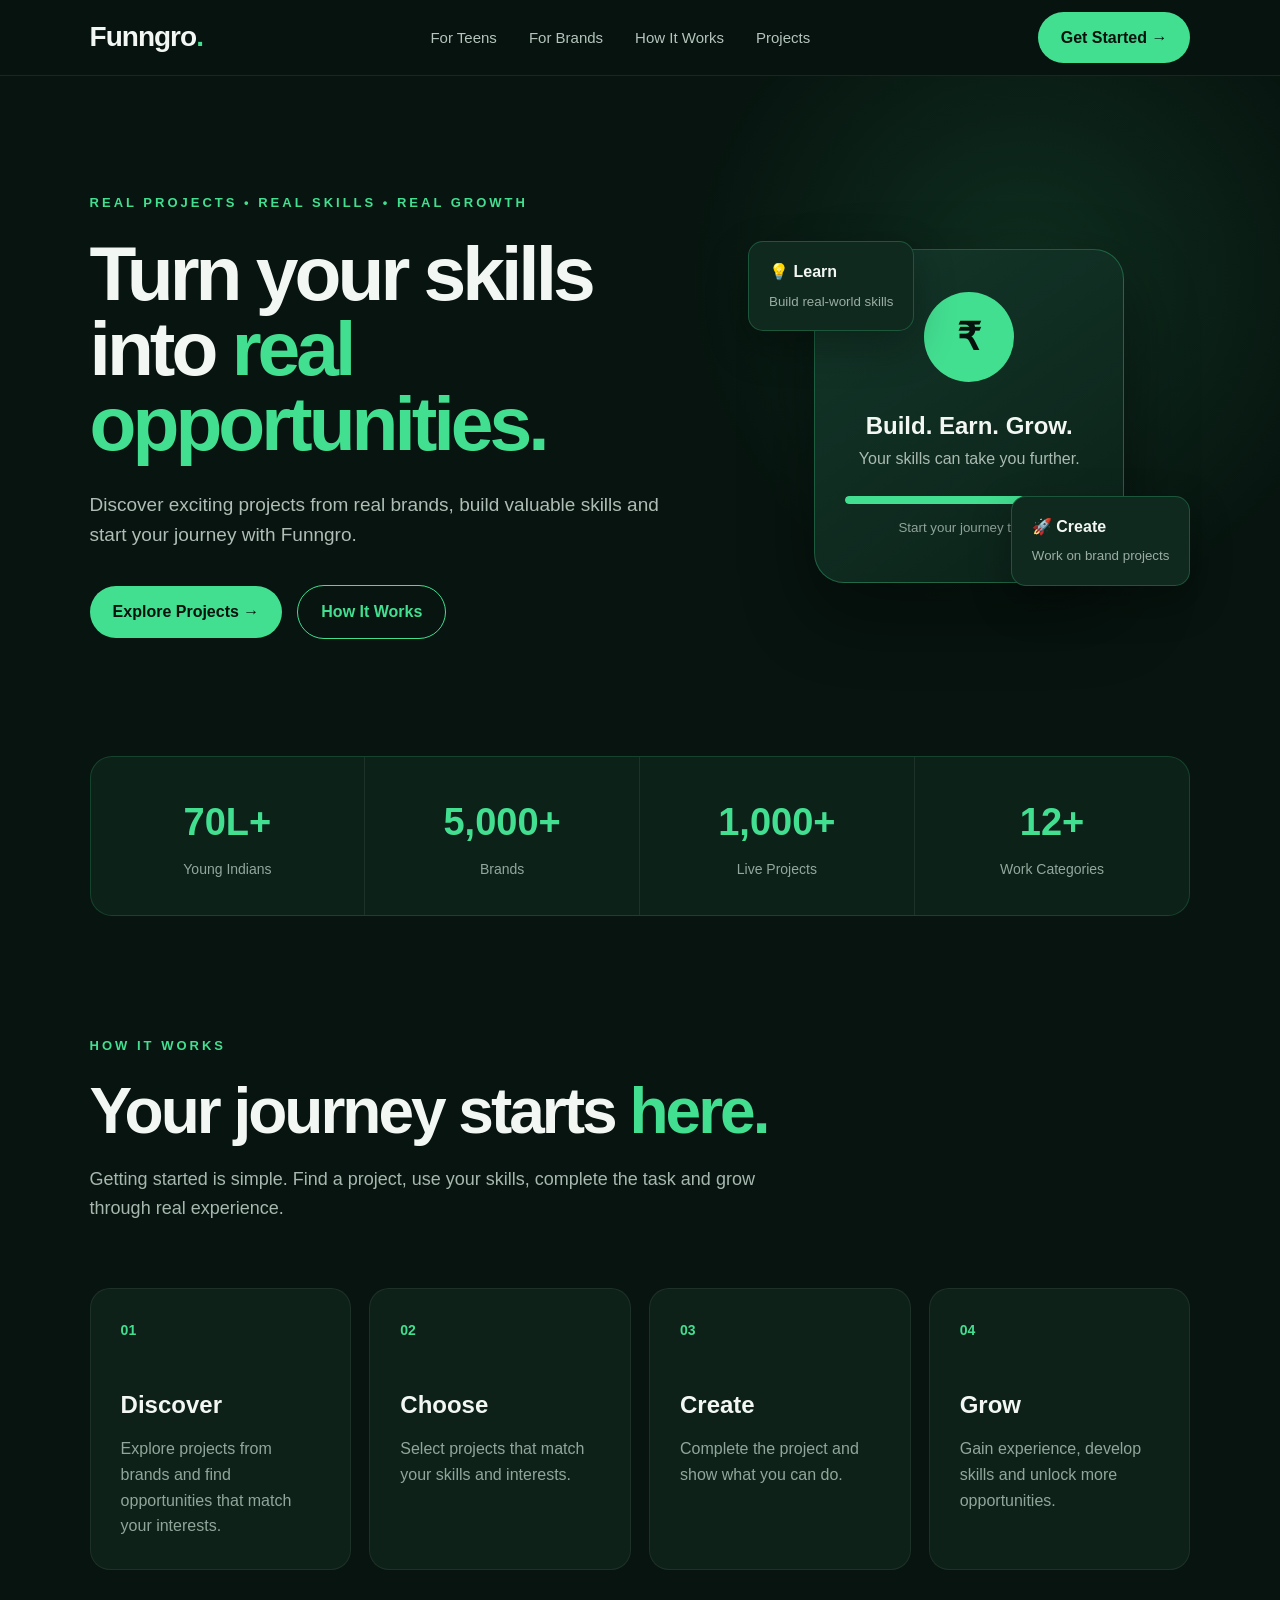
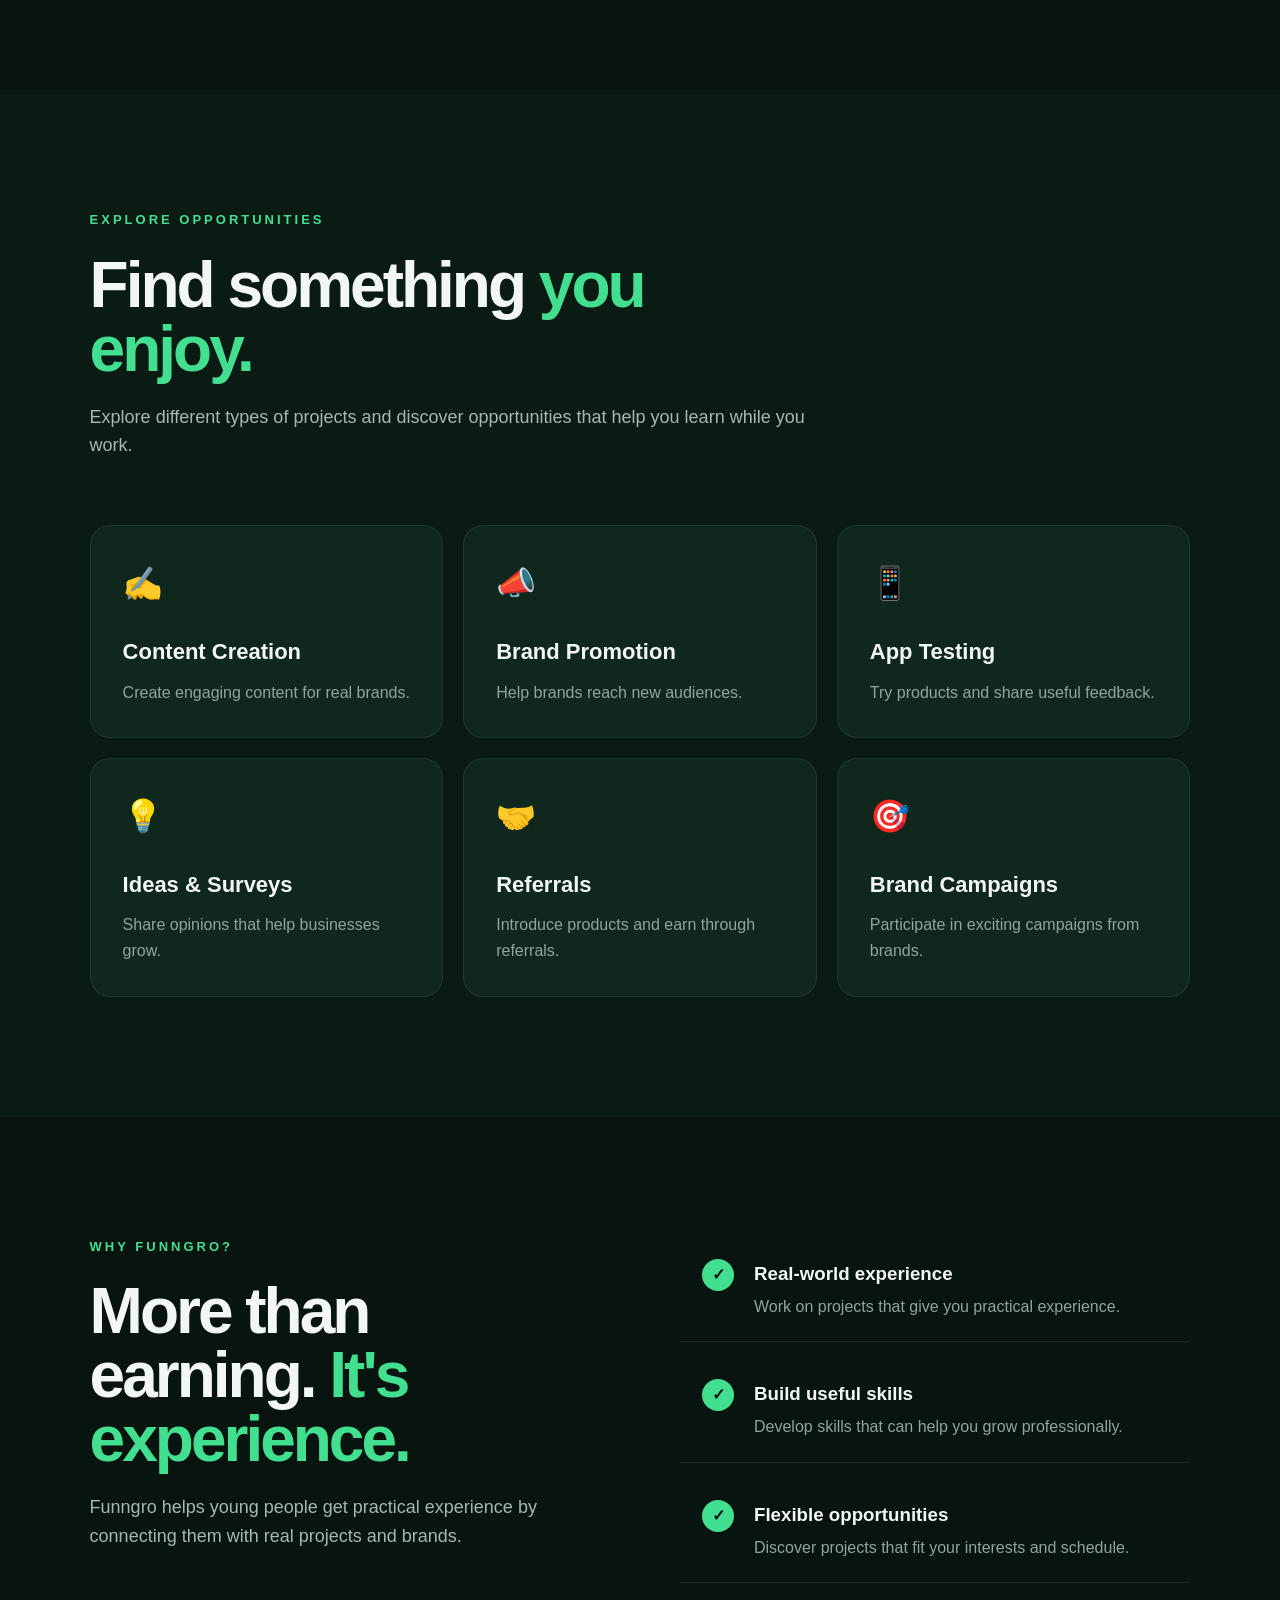
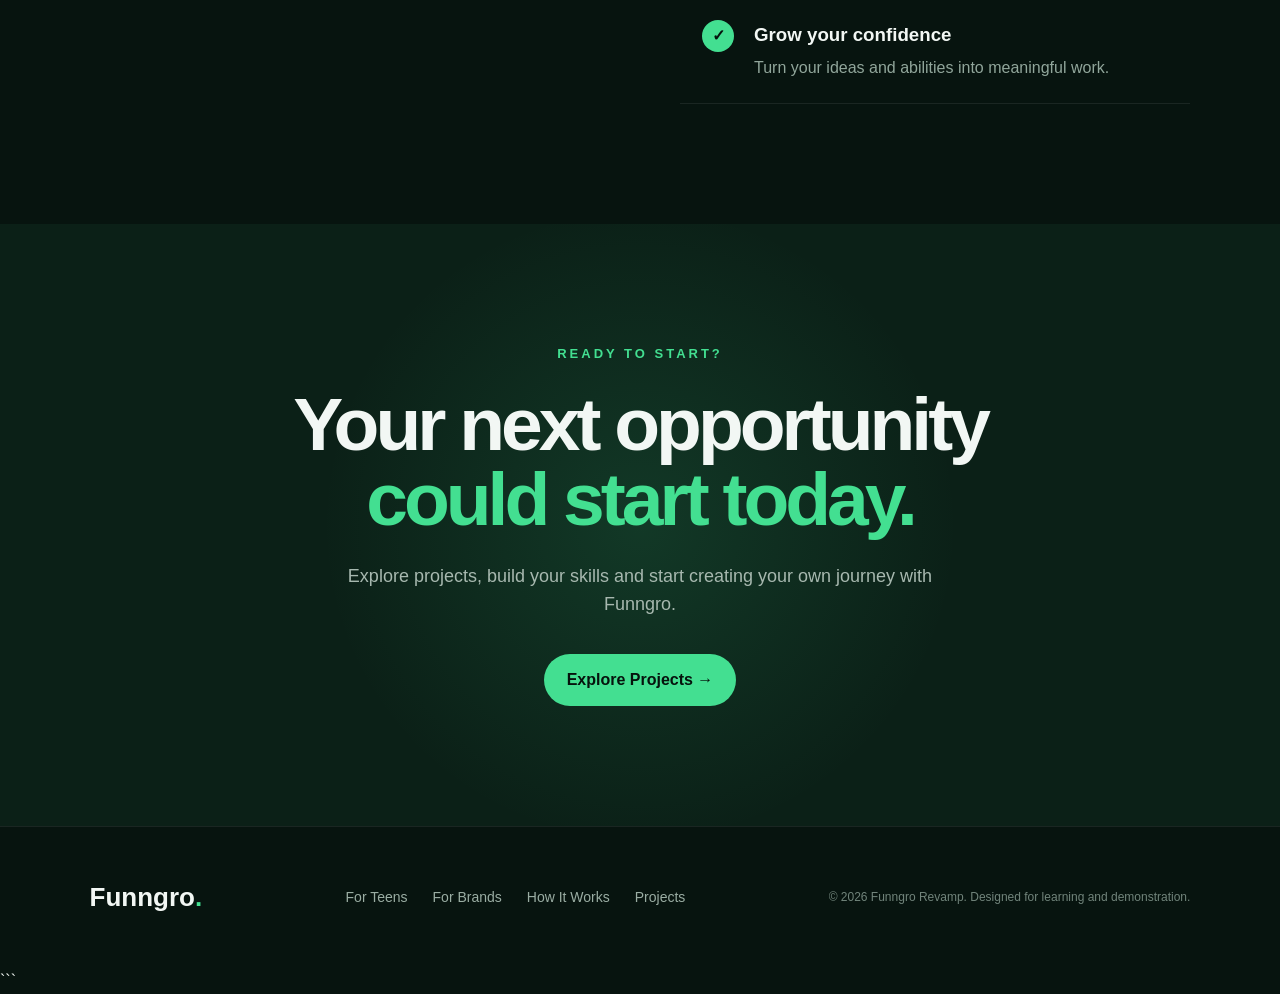
<file: index.html>
<!DOCTYPE html>
<html lang="en">

<head>
    <meta charset="UTF-8">

    <meta name="viewport" content="width=device-width, initial-scale=1.0">

    <title>Funngro for Teens | Discover Projects, Build Skills & Grow</title>

    <meta
        name="description"
        content="Discover real projects, build practical skills and explore opportunities with Funngro. Start your journey by working on projects from real brands."
    >

    <meta name="robots" content="index, follow">

    <meta name="author" content="Funngro">

    <meta name="theme-color" content="#07140f">

    <!-- Canonical URL -->
    <link
        rel="canonical"
        href="https://maradamohan.github.io/funngro-revamp/"
    >

    <!-- Open Graph -->
    <meta property="og:type" content="website">

    <meta
        property="og:title"
        content="Funngro for Teens | Discover Projects & Build Skills"
    >

    <meta
        property="og:description"
        content="Discover real projects, build practical skills and explore opportunities with Funngro."
    >

    <meta
        property="og:url"
        content="https://maradamohan.github.io/funngro-revamp/"
    >

    <meta
        property="og:site_name"
        content="Funngro"
    >

    <!-- Twitter / X -->
    <meta
        name="twitter:card"
        content="summary_large_image"
    >

    <meta
        name="twitter:title"
        content="Funngro for Teens | Discover Projects & Build Skills"
    >

    <meta
        name="twitter:description"
        content="Discover real projects, build practical skills and explore opportunities with Funngro."
    >

    <!-- Stylesheet -->
    <link rel="stylesheet" href="style.css">
    <meta name="google-site-verification" content="_BrL2KvhEJrzdgxUSOnocLiqcOGSumNFxfRHpa2m7KU">
</head>


<body>

    <!-- ================================
         NAVIGATION
    ================================= -->

    <header class="navbar">

        <div class="logo">
            Funngro<span>.</span>
        </div>

        <nav aria-label="Main navigation">

            <a href="index.html">
                For Teens
            </a>

            <a href="brands.html">
                For Brands
            </a>

            <a href="#how-it-works">
                How It Works
            </a>

            <a href="#projects">
                Projects
            </a>

        </nav>

        <a href="#start" class="nav-button">
            Get Started →
        </a>

    </header>


    <main>

        <!-- ================================
             HERO
        ================================= -->

        <section class="hero" aria-labelledby="hero-title">

            <div class="hero-content">

                <p class="eyebrow">
                    REAL PROJECTS • REAL SKILLS • REAL GROWTH
                </p>

                <h1 id="hero-title">
                    Turn your skills into
                    <span>real opportunities.</span>
                </h1>

                <p class="hero-text">
                    Discover exciting projects from real brands, build valuable
                    skills and start your journey with Funngro.
                </p>

                <div class="hero-buttons">

                    <a href="#projects" class="primary-btn">
                        Explore Projects →
                    </a>

                    <a href="#how-it-works" class="secondary-btn">
                        How It Works
                    </a>

                </div>

            </div>


            <div class="hero-card" aria-hidden="true">

                <div class="floating-card card-one">

                    <strong>💡 Learn</strong>

                    <small>
                        Build real-world skills
                    </small>

                </div>


                <div class="floating-card card-two">

                    <strong>🚀 Create</strong>

                    <small>
                        Work on brand projects
                    </small>

                </div>


                <div class="main-card">

                    <div class="circle">
                        ₹
                    </div>

                    <h2>
                        Build. Earn. Grow.
                    </h2>

                    <p>
                        Your skills can take you further.
                    </p>

                    <div class="progress">
                        <span></span>
                    </div>

                    <small>
                        Start your journey today
                    </small>

                </div>

            </div>

        </section>


        <!-- ================================
             STATISTICS
        ================================= -->

        <section class="stats" aria-label="Funngro statistics">

            <div class="stat">

                <h2>
                    70L+
                </h2>

                <p>
                    Young Indians
                </p>

            </div>


            <div class="stat">

                <h2>
                    5,000+
                </h2>

                <p>
                    Brands
                </p>

            </div>


            <div class="stat">

                <h2>
                    1,000+
                </h2>

                <p>
                    Live Projects
                </p>

            </div>


            <div class="stat">

                <h2>
                    12+
                </h2>

                <p>
                    Work Categories
                </p>

            </div>

        </section>


        <!-- ================================
             HOW IT WORKS
        ================================= -->

        <section
            class="section"
            id="how-it-works"
            aria-labelledby="how-it-works-title"
        >

            <div class="section-heading">

                <p class="eyebrow">
                    HOW IT WORKS
                </p>

                <h2 id="how-it-works-title">
                    Your journey starts
                    <span>here.</span>
                </h2>

                <p>
                    Getting started is simple. Find a project, use your skills,
                    complete the task and grow through real experience.
                </p>

            </div>


            <div class="steps">

                <article class="step">

                    <div class="step-number">
                        01
                    </div>

                    <h3>
                        Discover
                    </h3>

                    <p>
                        Explore projects from brands and find opportunities
                        that match your interests.
                    </p>

                </article>


                <article class="step">

                    <div class="step-number">
                        02
                    </div>

                    <h3>
                        Choose
                    </h3>

                    <p>
                        Select projects that match your skills and
                        interests.
                    </p>

                </article>


                <article class="step">

                    <div class="step-number">
                        03
                    </div>

                    <h3>
                        Create
                    </h3>

                    <p>
                        Complete the project and show what you can do.
                    </p>

                </article>


                <article class="step">

                    <div class="step-number">
                        04
                    </div>

                    <h3>
                        Grow
                    </h3>

                    <p>
                        Gain experience, develop skills and unlock
                        more opportunities.
                    </p>

                </article>

            </div>

        </section>


        <!-- ================================
             PROJECTS
        ================================= -->

        <section
            class="section projects-section"
            id="projects"
            aria-labelledby="projects-title"
        >

            <div class="section-heading">

                <p class="eyebrow">
                    EXPLORE OPPORTUNITIES
                </p>

                <h2 id="projects-title">
                    Find something
                    <span>you enjoy.</span>
                </h2>

                <p>
                    Explore different types of projects and discover
                    opportunities that help you learn while you work.
                </p>

            </div>


            <div class="project-grid">

                <article class="project-card">

                    <div class="icon" aria-hidden="true">
                        ✍️
                    </div>

                    <h3>
                        Content Creation
                    </h3>

                    <p>
                        Create engaging content for real brands.
                    </p>

                </article>


                <article class="project-card">

                    <div class="icon" aria-hidden="true">
                        📣
                    </div>

                    <h3>
                        Brand Promotion
                    </h3>

                    <p>
                        Help brands reach new audiences.
                    </p>

                </article>


                <article class="project-card">

                    <div class="icon" aria-hidden="true">
                        📱
                    </div>

                    <h3>
                        App Testing
                    </h3>

                    <p>
                        Try products and share useful feedback.
                    </p>

                </article>


                <article class="project-card">

                    <div class="icon" aria-hidden="true">
                        💡
                    </div>

                    <h3>
                        Ideas & Surveys
                    </h3>

                    <p>
                        Share opinions that help businesses grow.
                    </p>

                </article>


                <article class="project-card">

                    <div class="icon" aria-hidden="true">
                        🤝
                    </div>

                    <h3>
                        Referrals
                    </h3>

                    <p>
                        Introduce products and earn through referrals.
                    </p>

                </article>


                <article class="project-card">

                    <div class="icon" aria-hidden="true">
                        🎯
                    </div>

                    <h3>
                        Brand Campaigns
                    </h3>

                    <p>
                        Participate in exciting campaigns from brands.
                    </p>

                </article>

            </div>

        </section>


        <!-- ================================
             BENEFITS
        ================================= -->

        <section
            class="benefits"
            aria-labelledby="benefits-title"
        >

            <div class="benefit-text">

                <p class="eyebrow">
                    WHY FUNNGRO?
                </p>

                <h2 id="benefits-title">
                    More than earning.
                    <span>It's experience.</span>
                </h2>

                <p>
                    Funngro helps young people get practical experience by
                    connecting them with real projects and brands.
                </p>

            </div>


            <div class="benefit-list">

                <article class="benefit">

                    <span aria-hidden="true">
                        ✓
                    </span>

                    <div>

                        <h3>
                            Real-world experience
                        </h3>

                        <p>
                            Work on projects that give you practical experience.
                        </p>

                    </div>

                </article>


                <article class="benefit">

                    <span aria-hidden="true">
                        ✓
                    </span>

                    <div>

                        <h3>
                            Build useful skills
                        </h3>

                        <p>
                            Develop skills that can help you grow professionally.
                        </p>

                    </div>

                </article>


                <article class="benefit">

                    <span aria-hidden="true">
                        ✓
                    </span>

                    <div>

                        <h3>
                            Flexible opportunities
                        </h3>

                        <p>
                            Discover projects that fit your interests and schedule.
                        </p>

                    </div>

                </article>


                <article class="benefit">

                    <span aria-hidden="true">
                        ✓
                    </span>

                    <div>

                        <h3>
                            Grow your confidence
                        </h3>

                        <p>
                            Turn your ideas and abilities into meaningful work.
                        </p>

                    </div>

                </article>

            </div>

        </section>


        <!-- ================================
             CALL TO ACTION
        ================================= -->

        <section
            class="cta"
            id="start"
            aria-labelledby="cta-title"
        >

            <p class="eyebrow">
                READY TO START?
            </p>

            <h2 id="cta-title">
                Your next opportunity
                <span>could start today.</span>
            </h2>

            <p>
                Explore projects, build your skills and start creating
                your own journey with Funngro.
            </p>

            <a
                href="#projects"
                class="primary-btn"
            >
                Explore Projects →
            </a>

        </section>

    </main>


    <!-- ================================
         FOOTER
    ================================= -->

    <footer>

        <div class="footer-logo">
            Funngro<span>.</span>
        </div>


        <nav
            class="footer-links"
            aria-label="Footer navigation"
        >

            <a href="index.html">
                For Teens
            </a>

            <a href="brands.html">
                For Brands
            </a>

            <a href="#how-it-works">
                How It Works
            </a>

            <a href="#projects">
                Projects
            </a>

        </nav>


        <p>
            © 2026 Funngro Revamp. Designed for learning and demonstration.
        </p>

    </footer>


    <script src="script.js"></script>

</body>

</html>
```
</file>
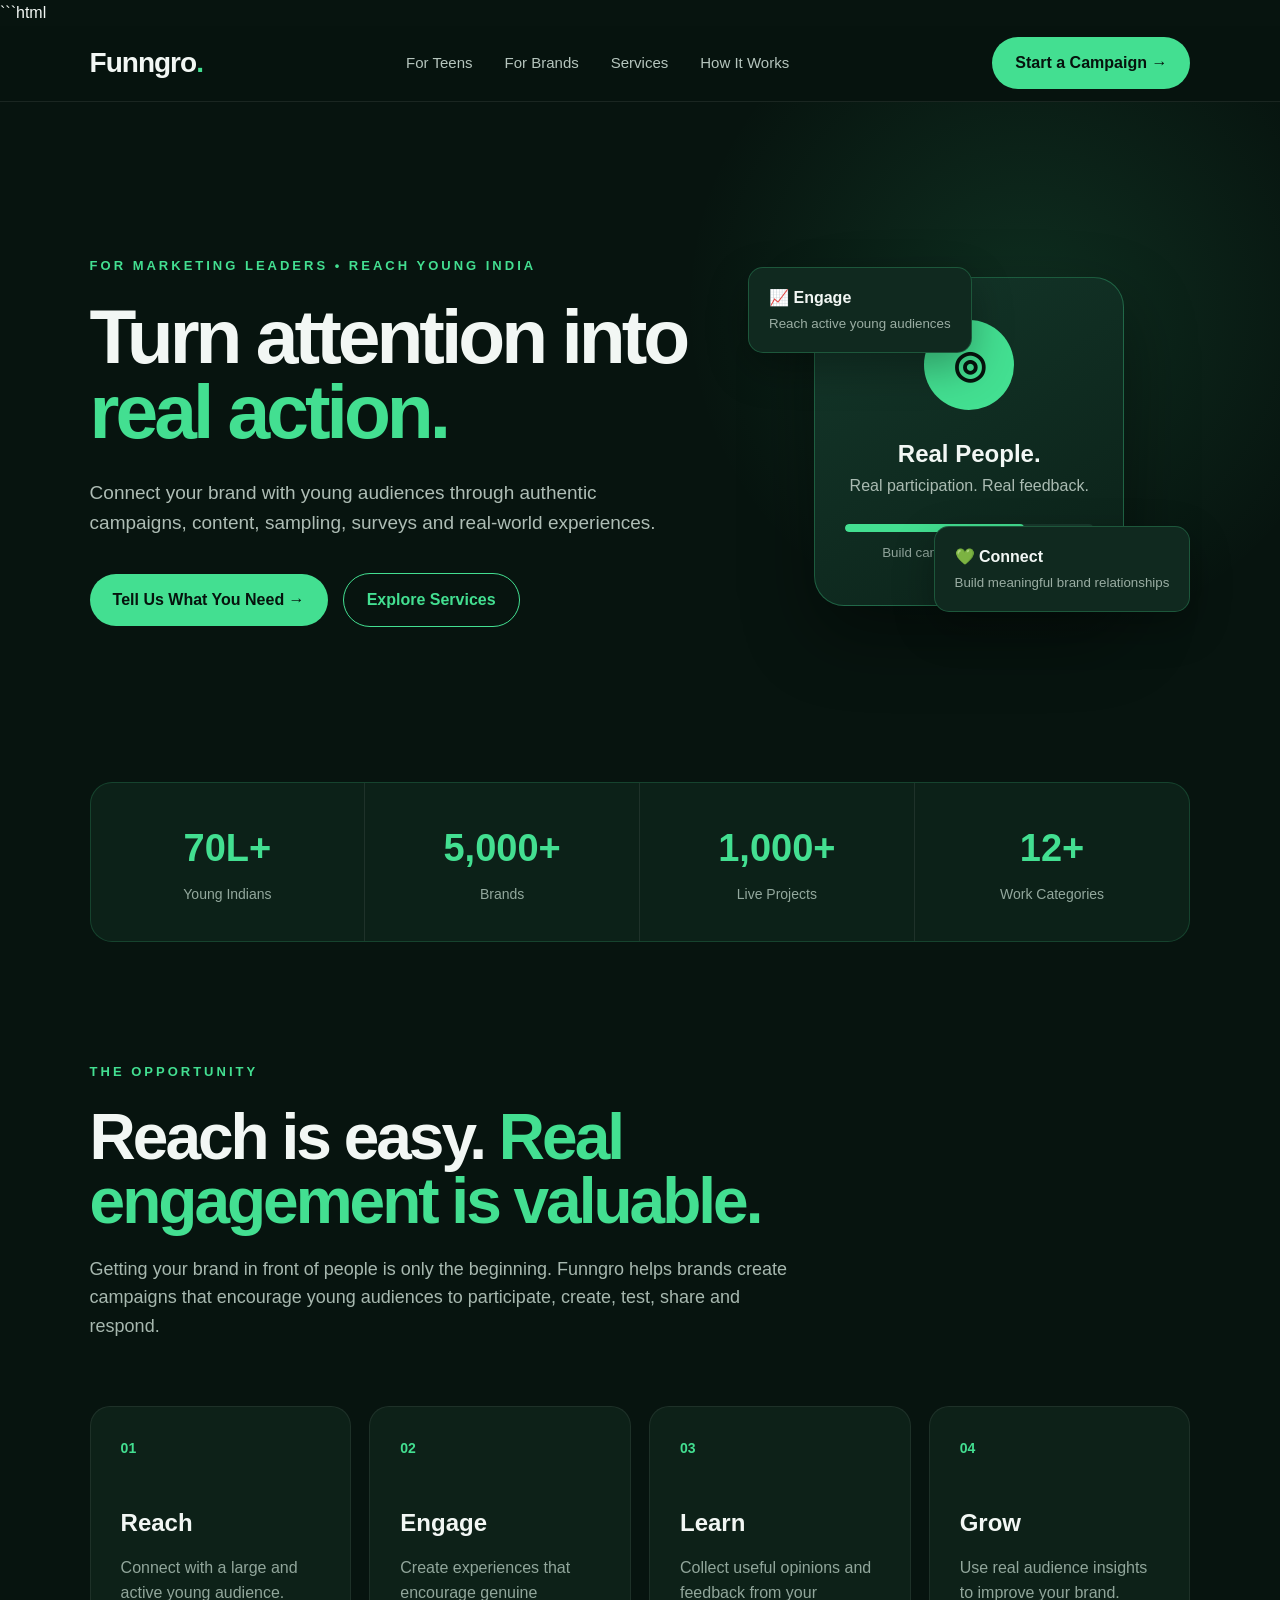
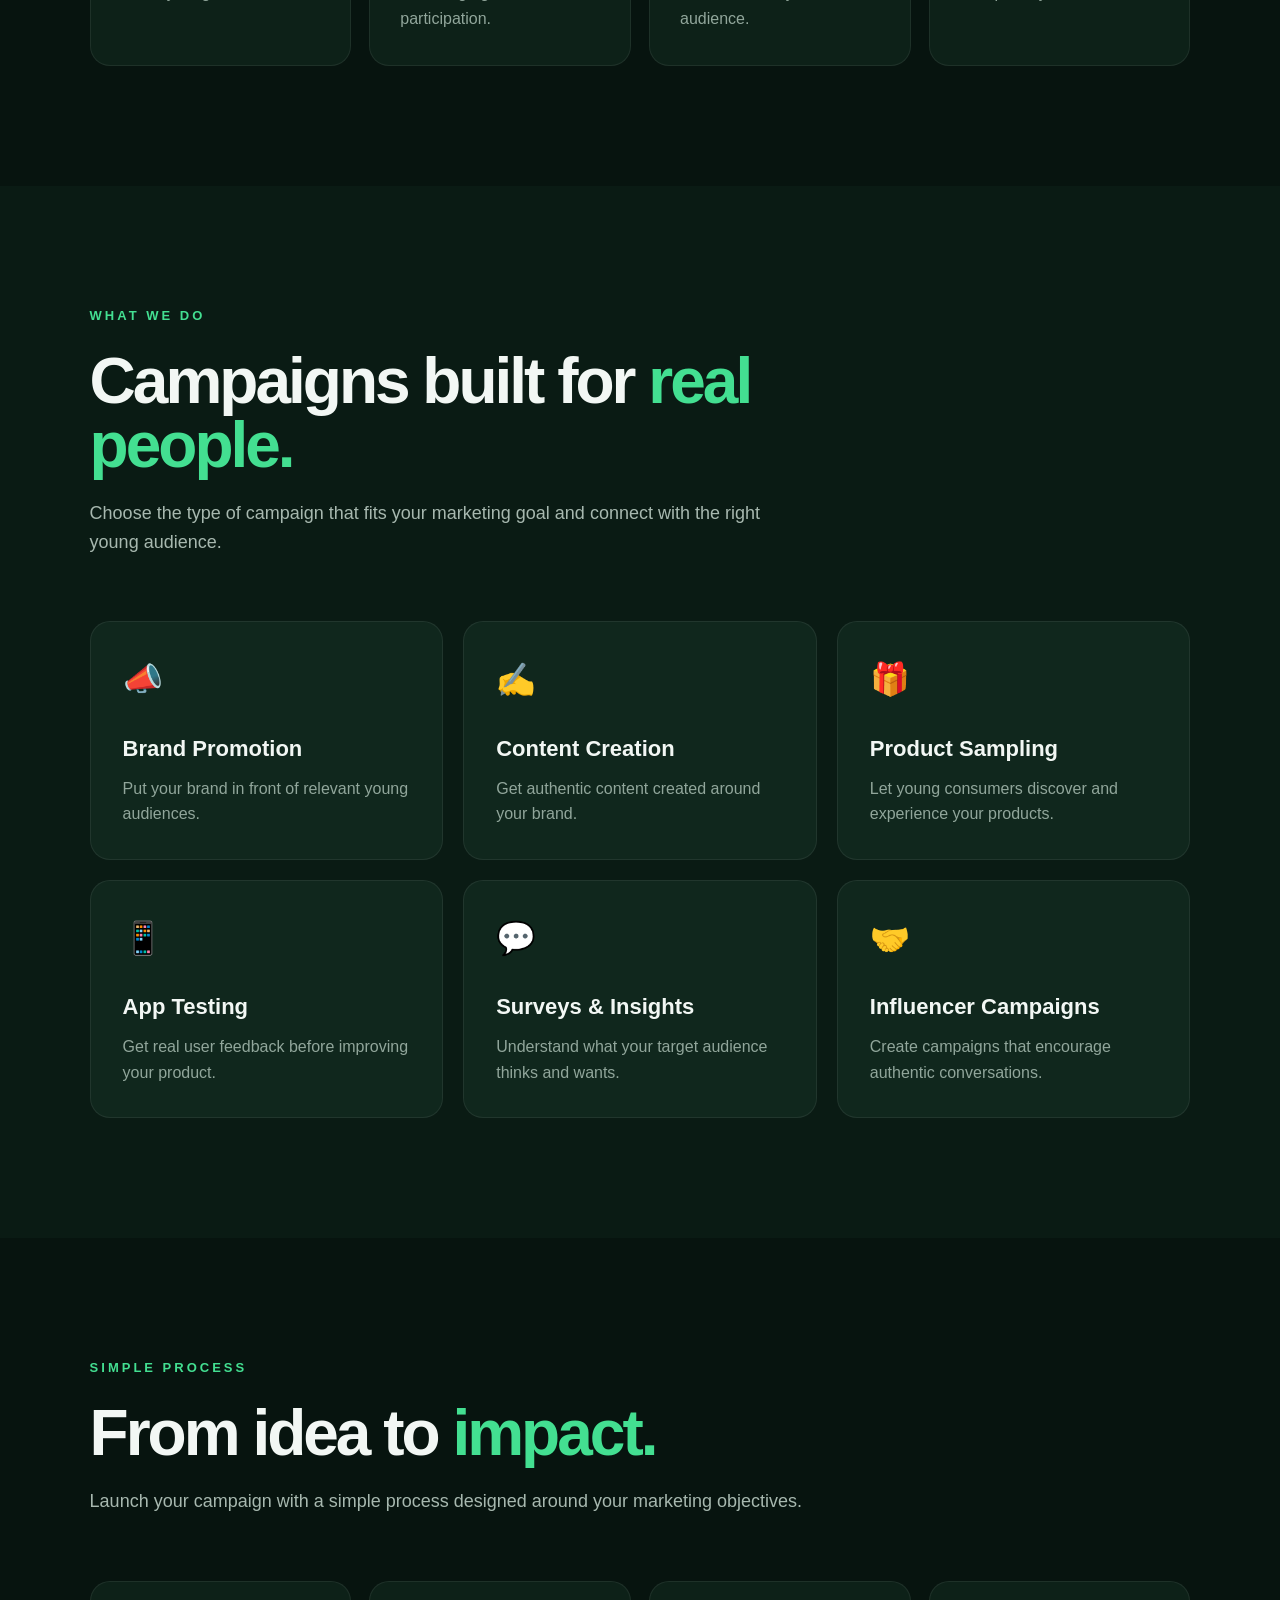
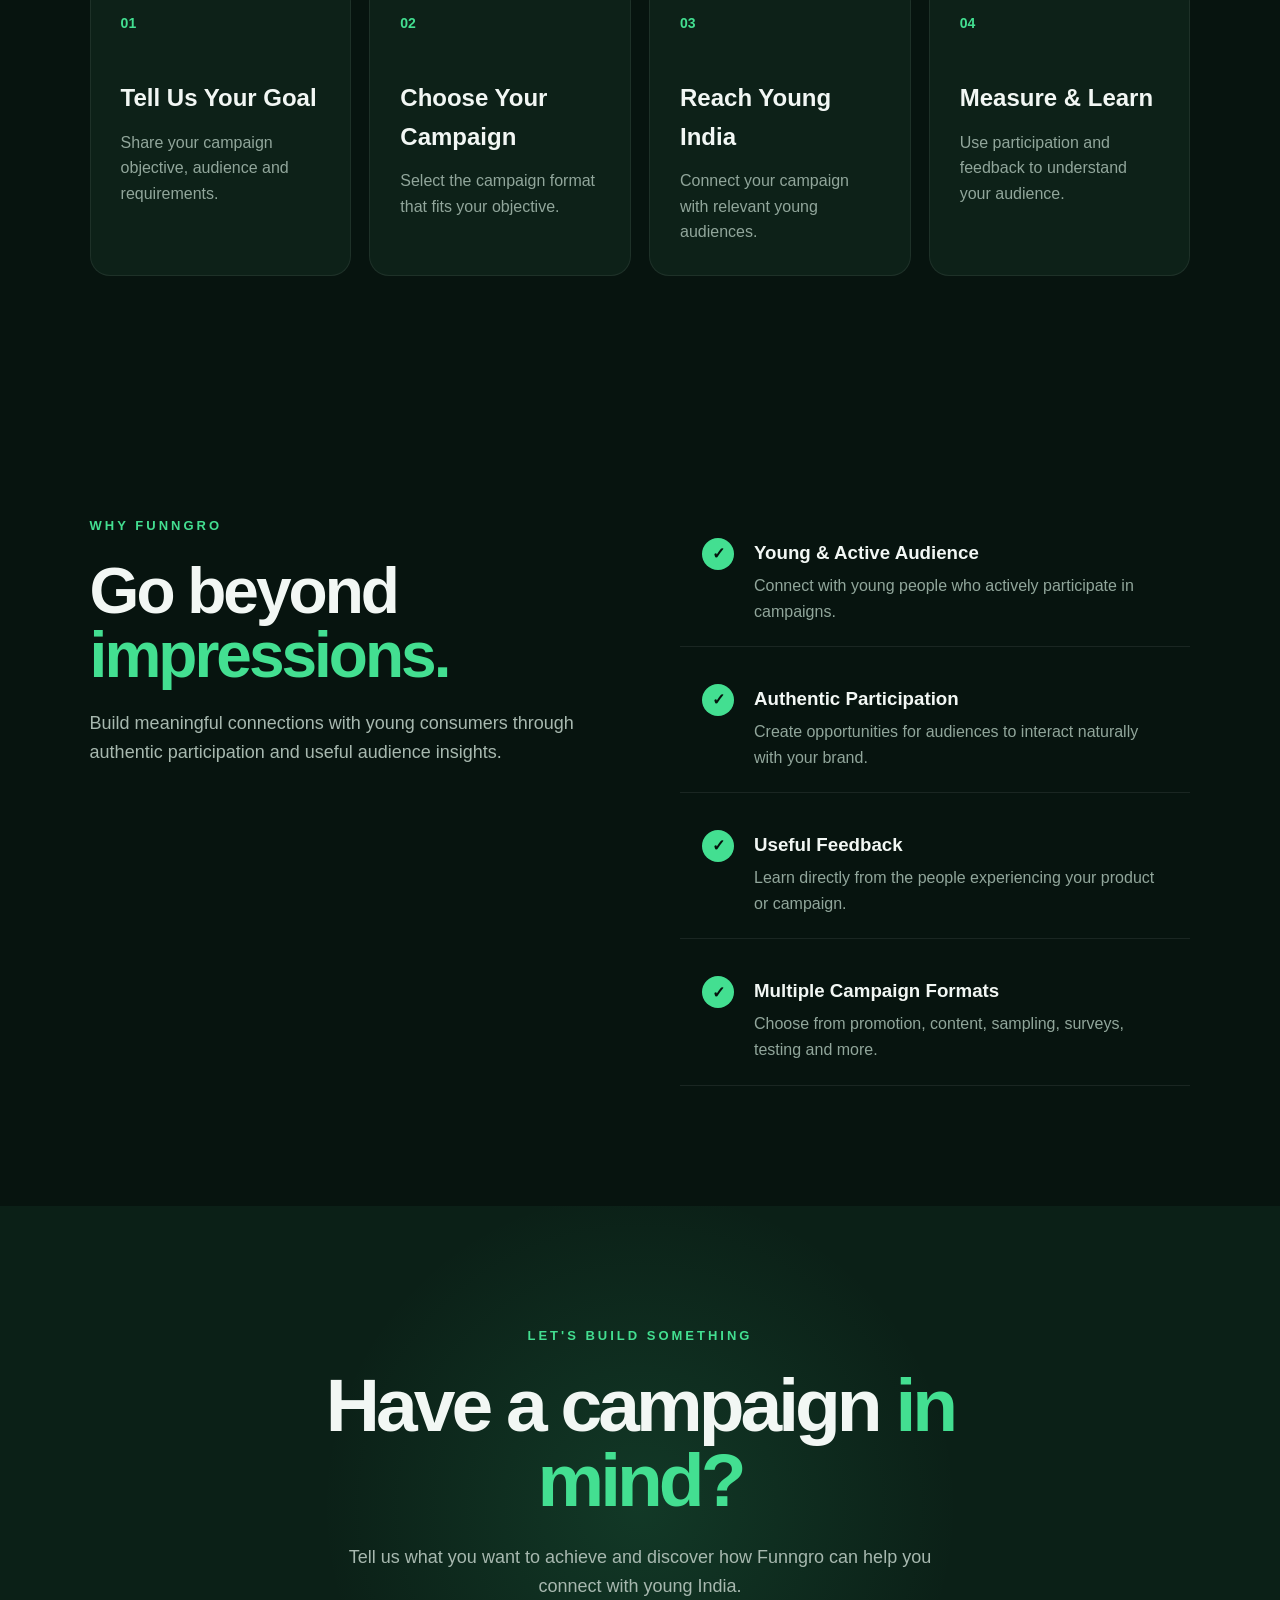
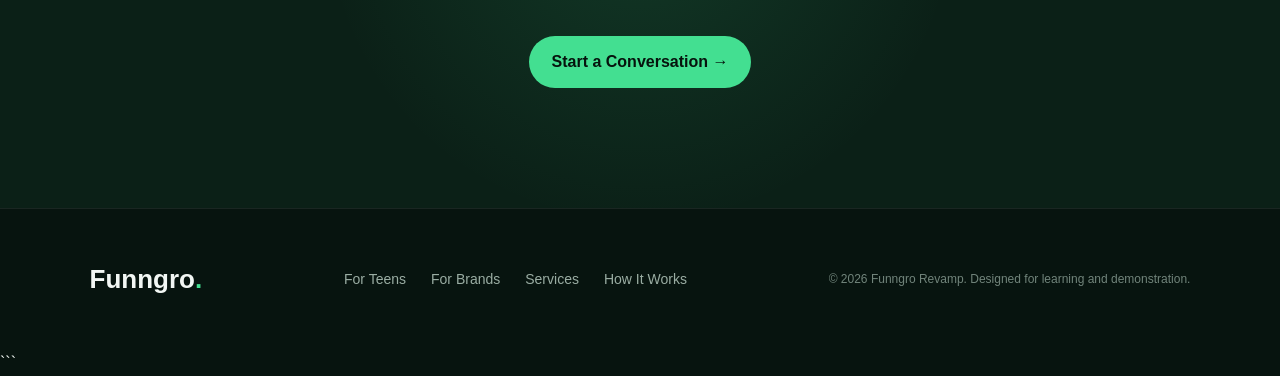
<file: brands.html>
```html
<!DOCTYPE html>
<html lang="en">

<head>
    <meta charset="UTF-8">

    <meta name="viewport" content="width=device-width, initial-scale=1.0">

    <title>Funngro for Brands | Youth Marketing & Campaigns</title>

    <meta
        name="description"
        content="Connect your brand with young India through Funngro. Discover brand promotion, content creation, product sampling, surveys, app testing and campaign opportunities."
    >

    <meta name="robots" content="index, follow">

    <meta name="author" content="Funngro">

    <meta name="theme-color" content="#07140f">

    <!-- Canonical URL -->
    <link
        rel="canonical"
        href="https://maradamohan.github.io/funngro-revamp/brands.html"
    >

    <!-- Open Graph -->
    <meta property="og:type" content="website">

    <meta
        property="og:title"
        content="Funngro for Brands | Youth Marketing & Campaigns"
    >

    <meta
        property="og:description"
        content="Connect your brand with young India through authentic campaigns, content creation, sampling, surveys and product experiences."
    >

    <meta
        property="og:url"
        content="https://maradamohan.github.io/funngro-revamp/brands.html"
    >

    <meta
        property="og:site_name"
        content="Funngro"
    >

    <!-- Twitter / X -->
    <meta
        name="twitter:card"
        content="summary_large_image"
    >

    <meta
        name="twitter:title"
        content="Funngro for Brands | Youth Marketing & Campaigns"
    >

    <meta
        name="twitter:description"
        content="Connect your brand with young India through authentic campaigns, content and audience participation."
    >

    <!-- Stylesheet -->
    <link rel="stylesheet" href="style.css">
</head>


<body>

    <!-- ================================
         NAVIGATION
    ================================= -->

    <header class="navbar">

        <div class="logo">
            Funngro<span>.</span>
        </div>

        <nav aria-label="Main navigation">

            <a href="index.html">
                For Teens
            </a>

            <a href="brands.html">
                For Brands
            </a>

            <a href="#services">
                Services
            </a>

            <a href="#how-it-works">
                How It Works
            </a>

        </nav>

        <a
            href="#contact"
            class="nav-button"
        >
            Start a Campaign →
        </a>

    </header>


    <main>

        <!-- ================================
             HERO
        ================================= -->

        <section
            class="hero"
            aria-labelledby="hero-title"
        >

            <div class="hero-content">

                <p class="eyebrow">
                    FOR MARKETING LEADERS • REACH YOUNG INDIA
                </p>

                <h1 id="hero-title">
                    Turn attention into
                    <span>real action.</span>
                </h1>

                <p class="hero-text">
                    Connect your brand with young audiences through authentic
                    campaigns, content, sampling, surveys and real-world
                    experiences.
                </p>

                <div class="hero-buttons">

                    <a
                        href="#contact"
                        class="primary-btn"
                    >
                        Tell Us What You Need →
                    </a>

                    <a
                        href="#services"
                        class="secondary-btn"
                    >
                        Explore Services
                    </a>

                </div>

            </div>


            <!-- Hero Visual -->

            <div
                class="hero-card"
                aria-hidden="true"
            >

                <div class="floating-card card-one">

                    <strong>
                        📈 Engage
                    </strong>

                    <small>
                        Reach active young audiences
                    </small>

                </div>


                <div class="main-card">

                    <div class="circle">
                        ◎
                    </div>

                    <h2>
                        Real People.
                    </h2>

                    <p>
                        Real participation. Real feedback.
                    </p>

                    <div class="progress">
                        <span></span>
                    </div>

                    <small>
                        Build campaigns that connect
                    </small>

                </div>


                <div class="floating-card card-two">

                    <strong>
                        💚 Connect
                    </strong>

                    <small>
                        Build meaningful brand relationships
                    </small>

                </div>

            </div>

        </section>


        <!-- ================================
             STATISTICS
        ================================= -->

        <section
            class="stats"
            aria-label="Funngro platform statistics"
        >

            <div class="stat">

                <h2>
                    70L+
                </h2>

                <p>
                    Young Indians
                </p>

            </div>


            <div class="stat">

                <h2>
                    5,000+
                </h2>

                <p>
                    Brands
                </p>

            </div>


            <div class="stat">

                <h2>
                    1,000+
                </h2>

                <p>
                    Live Projects
                </p>

            </div>


            <div class="stat">

                <h2>
                    12+
                </h2>

                <p>
                    Work Categories
                </p>

            </div>

        </section>


        <!-- ================================
             OPPORTUNITY
        ================================= -->

        <section
            class="section"
            aria-labelledby="opportunity-title"
        >

            <div class="section-heading">

                <p class="eyebrow">
                    THE OPPORTUNITY
                </p>

                <h2 id="opportunity-title">
                    Reach is easy.
                    <span>Real engagement is valuable.</span>
                </h2>

                <p>
                    Getting your brand in front of people is only the beginning.
                    Funngro helps brands create campaigns that encourage young
                    audiences to participate, create, test, share and respond.
                </p>

            </div>


            <div class="steps">

                <article class="step">

                    <div class="step-number">
                        01
                    </div>

                    <h3>
                        Reach
                    </h3>

                    <p>
                        Connect with a large and active young audience.
                    </p>

                </article>


                <article class="step">

                    <div class="step-number">
                        02
                    </div>

                    <h3>
                        Engage
                    </h3>

                    <p>
                        Create experiences that encourage genuine participation.
                    </p>

                </article>


                <article class="step">

                    <div class="step-number">
                        03
                    </div>

                    <h3>
                        Learn
                    </h3>

                    <p>
                        Collect useful opinions and feedback from your audience.
                    </p>

                </article>


                <article class="step">

                    <div class="step-number">
                        04
                    </div>

                    <h3>
                        Grow
                    </h3>

                    <p>
                        Use real audience insights to improve your brand.
                    </p>

                </article>

            </div>

        </section>


        <!-- ================================
             SERVICES
        ================================= -->

        <section
            class="section projects-section"
            id="services"
            aria-labelledby="services-title"
        >

            <div class="section-heading">

                <p class="eyebrow">
                    WHAT WE DO
                </p>

                <h2 id="services-title">
                    Campaigns built for
                    <span>real people.</span>
                </h2>

                <p>
                    Choose the type of campaign that fits your marketing goal
                    and connect with the right young audience.
                </p>

            </div>


            <div class="project-grid">

                <article class="project-card">

                    <div
                        class="icon"
                        aria-hidden="true"
                    >
                        📣
                    </div>

                    <h3>
                        Brand Promotion
                    </h3>

                    <p>
                        Put your brand in front of relevant young audiences.
                    </p>

                </article>


                <article class="project-card">

                    <div
                        class="icon"
                        aria-hidden="true"
                    >
                        ✍️
                    </div>

                    <h3>
                        Content Creation
                    </h3>

                    <p>
                        Get authentic content created around your brand.
                    </p>

                </article>


                <article class="project-card">

                    <div
                        class="icon"
                        aria-hidden="true"
                    >
                        🎁
                    </div>

                    <h3>
                        Product Sampling
                    </h3>

                    <p>
                        Let young consumers discover and experience your products.
                    </p>

                </article>


                <article class="project-card">

                    <div
                        class="icon"
                        aria-hidden="true"
                    >
                        📱
                    </div>

                    <h3>
                        App Testing
                    </h3>

                    <p>
                        Get real user feedback before improving your product.
                    </p>

                </article>


                <article class="project-card">

                    <div
                        class="icon"
                        aria-hidden="true"
                    >
                        💬
                    </div>

                    <h3>
                        Surveys & Insights
                    </h3>

                    <p>
                        Understand what your target audience thinks and wants.
                    </p>

                </article>


                <article class="project-card">

                    <div
                        class="icon"
                        aria-hidden="true"
                    >
                        🤝
                    </div>

                    <h3>
                        Influencer Campaigns
                    </h3>

                    <p>
                        Create campaigns that encourage authentic conversations.
                    </p>

                </article>

            </div>

        </section>


        <!-- ================================
             HOW IT WORKS
        ================================= -->

        <section
            class="section"
            id="how-it-works"
            aria-labelledby="process-title"
        >

            <div class="section-heading">

                <p class="eyebrow">
                    SIMPLE PROCESS
                </p>

                <h2 id="process-title">
                    From idea to
                    <span>impact.</span>
                </h2>

                <p>
                    Launch your campaign with a simple process designed
                    around your marketing objectives.
                </p>

            </div>


            <div class="steps">

                <article class="step">

                    <div class="step-number">
                        01
                    </div>

                    <h3>
                        Tell Us Your Goal
                    </h3>

                    <p>
                        Share your campaign objective, audience and requirements.
                    </p>

                </article>


                <article class="step">

                    <div class="step-number">
                        02
                    </div>

                    <h3>
                        Choose Your Campaign
                    </h3>

                    <p>
                        Select the campaign format that fits your objective.
                    </p>

                </article>


                <article class="step">

                    <div class="step-number">
                        03
                    </div>

                    <h3>
                        Reach Young India
                    </h3>

                    <p>
                        Connect your campaign with relevant young audiences.
                    </p>

                </article>


                <article class="step">

                    <div class="step-number">
                        04
                    </div>

                    <h3>
                        Measure & Learn
                    </h3>

                    <p>
                        Use participation and feedback to understand your audience.
                    </p>

                </article>

            </div>

        </section>


        <!-- ================================
             BENEFITS
        ================================= -->

        <section
            class="benefits"
            aria-labelledby="benefits-title"
        >

            <div class="benefit-text">

                <p class="eyebrow">
                    WHY FUNNGRO
                </p>

                <h2 id="benefits-title">
                    Go beyond
                    <span>impressions.</span>
                </h2>

                <p>
                    Build meaningful connections with young consumers through
                    authentic participation and useful audience insights.
                </p>

            </div>


            <div class="benefit-list">

                <article class="benefit">

                    <span aria-hidden="true">
                        ✓
                    </span>

                    <div>

                        <h3>
                            Young & Active Audience
                        </h3>

                        <p>
                            Connect with young people who actively participate
                            in campaigns.
                        </p>

                    </div>

                </article>


                <article class="benefit">

                    <span aria-hidden="true">
                        ✓
                    </span>

                    <div>

                        <h3>
                            Authentic Participation
                        </h3>

                        <p>
                            Create opportunities for audiences to interact
                            naturally with your brand.
                        </p>

                    </div>

                </article>


                <article class="benefit">

                    <span aria-hidden="true">
                        ✓
                    </span>

                    <div>

                        <h3>
                            Useful Feedback
                        </h3>

                        <p>
                            Learn directly from the people experiencing your
                            product or campaign.
                        </p>

                    </div>

                </article>


                <article class="benefit">

                    <span aria-hidden="true">
                        ✓
                    </span>

                    <div>

                        <h3>
                            Multiple Campaign Formats
                        </h3>

                        <p>
                            Choose from promotion, content, sampling, surveys,
                            testing and more.
                        </p>

                    </div>

                </article>

            </div>

        </section>


        <!-- ================================
             CONTACT CTA
        ================================= -->

        <section
            class="cta"
            id="contact"
            aria-labelledby="contact-title"
        >

            <p class="eyebrow">
                LET'S BUILD SOMETHING
            </p>

            <h2 id="contact-title">
                Have a campaign
                <span>in mind?</span>
            </h2>

            <p>
                Tell us what you want to achieve and discover how Funngro
                can help you connect with young India.
            </p>

            <a
                href="mailto:hello@funngro.com"
                class="primary-btn"
            >
                Start a Conversation →
            </a>

        </section>

    </main>


    <!-- ================================
         FOOTER
    ================================= -->

    <footer>

        <div class="footer-logo">
            Funngro<span>.</span>
        </div>


        <nav
            class="footer-links"
            aria-label="Footer navigation"
        >

            <a href="index.html">
                For Teens
            </a>

            <a href="brands.html">
                For Brands
            </a>

            <a href="#services">
                Services
            </a>

            <a href="#how-it-works">
                How It Works
            </a>

        </nav>


        <p>
            © 2026 Funngro Revamp. Designed for learning and demonstration.
        </p>

    </footer>


    <script src="script.js"></script>

</body>

</html>
```
</file>
<file: style.css>
/* =========================================
   FUNNGRO REVAMP
   Main Stylesheet
========================================= */

* {
    margin: 0;
    padding: 0;
    box-sizing: border-box;
}

html {
    scroll-behavior: smooth;
}

body {
    font-family: Arial, Helvetica, sans-serif;
    background: #07140f;
    color: #f2f7f4;
    line-height: 1.6;
    overflow-x: hidden;
}

a {
    text-decoration: none;
    color: inherit;
}


/* =========================================
   NAVIGATION
========================================= */

.navbar {
    width: 100%;
    min-height: 76px;
    padding: 0 7%;
    display: flex;
    align-items: center;
    justify-content: space-between;

    position: sticky;
    top: 0;
    z-index: 1000;

    background: rgba(7, 20, 15, 0.94);
    backdrop-filter: blur(12px);

    border-bottom: 1px solid rgba(255, 255, 255, 0.08);
}

.logo {
    font-size: 28px;
    font-weight: 800;
    letter-spacing: -1px;
}

.logo span,
.footer-logo span {
    color: #43df91;
}

.navbar nav {
    display: flex;
    align-items: center;
    gap: 32px;
}

.navbar nav a {
    color: #b5c5bd;
    font-size: 15px;
    transition: color 0.3s ease;
}

.navbar nav a:hover,
.navbar nav a.active {
    color: #43df91;
}

.nav-button,
.primary-btn {
    display: inline-block;
    background: #43df91;
    color: #06130d;

    padding: 13px 23px;
    border-radius: 30px;

    font-weight: 700;

    transition:
        transform 0.3s ease,
        box-shadow 0.3s ease;
}

.nav-button:hover,
.primary-btn:hover {
    transform: translateY(-3px);
    box-shadow: 0 10px 30px rgba(67, 223, 145, 0.22);
}


/* =========================================
   HERO
========================================= */

.hero {
    min-height: 680px;

    padding: 90px 7%;

    display: grid;
    grid-template-columns: 1.15fr 0.85fr;
    gap: 60px;
    align-items: center;

    background:
        radial-gradient(
            circle at 80% 30%,
            rgba(67, 223, 145, 0.13),
            transparent 30%
        ),
        #07140f;
}

.hero-content {
    max-width: 720px;
}

.eyebrow {
    color: #43df91;

    font-size: 13px;
    font-weight: 700;
    letter-spacing: 3px;

    margin-bottom: 22px;
}

.hero h1 {
    font-size: clamp(50px, 6vw, 82px);

    line-height: 0.98;
    letter-spacing: -4px;

    margin-bottom: 28px;
}

.hero h1 span,
.section-heading h2 span,
.benefit-text h2 span,
.cta h2 span {
    color: #43df91;
}

.hero-text {
    max-width: 600px;

    color: #aebdb5;

    font-size: 19px;

    margin-bottom: 35px;
}

.hero-buttons {
    display: flex;
    align-items: center;
    gap: 15px;
    flex-wrap: wrap;
}

.secondary-btn {
    display: inline-block;

    padding: 13px 23px;

    border: 1px solid #43df91;
    border-radius: 30px;

    color: #43df91;
    font-weight: 700;

    transition:
        background 0.3s ease,
        color 0.3s ease,
        transform 0.3s ease;
}

.secondary-btn:hover {
    background: #43df91;
    color: #06130d;
    transform: translateY(-3px);
}


/* =========================================
   HERO VISUAL
========================================= */

.hero-card {
    position: relative;

    min-height: 430px;

    display: flex;
    align-items: center;
    justify-content: center;
}

.main-card {
    width: 310px;

    padding: 42px 30px;

    text-align: center;

    border-radius: 30px;

    background:
        linear-gradient(
            145deg,
            #14372a,
            #0b2118
        );

    border: 1px solid rgba(67, 223, 145, 0.3);

    box-shadow:
        0 30px 70px rgba(0, 0, 0, 0.4);

    transition:
        transform 0.4s ease,
        box-shadow 0.4s ease;
}

.main-card:hover {
    transform: translateY(-8px);
    box-shadow:
        0 35px 80px rgba(0, 0, 0, 0.5);
}

.circle {
    width: 90px;
    height: 90px;

    margin: 0 auto 25px;

    border-radius: 50%;

    background: #43df91;
    color: #06130d;

    display: flex;
    align-items: center;
    justify-content: center;

    font-size: 38px;
    font-weight: 800;
}

.main-card h3 {
    font-size: 27px;
    margin-bottom: 8px;
}

.main-card p {
    color: #aabbb2;
    margin-bottom: 25px;
}

.progress {
    height: 8px;

    background: #18392c;

    border-radius: 20px;

    overflow: hidden;

    margin-bottom: 10px;
}

.progress span {
    display: block;

    width: 72%;
    height: 100%;

    background: #43df91;

    border-radius: 20px;
}

.main-card small {
    color: #8fa39a;
}

.floating-card {
    position: absolute;

    padding: 17px 20px;

    background: #10291f;

    border: 1px solid rgba(67, 223, 145, 0.25);

    border-radius: 15px;

    box-shadow:
        0 15px 40px rgba(0, 0, 0, 0.3);

    animation: floating 4s ease-in-out infinite;
}

.floating-card strong {
    display: block;
    margin-bottom: 3px;
}

.floating-card small {
    color: #9aada3;
}

.card-one {
    top: 40px;
    left: 0;
}

.card-two {
    right: 0;
    bottom: 45px;

    animation-delay: 1.5s;
}

@keyframes floating {

    0% {
        transform: translateY(0);
    }

    50% {
        transform: translateY(-10px);
    }

    100% {
        transform: translateY(0);
    }

}


/* =========================================
   STATISTICS
========================================= */

.stats {
    width: 86%;

    margin: 0 auto;

    display: grid;
    grid-template-columns: repeat(4, 1fr);

    border: 1px solid rgba(67, 223, 145, 0.18);

    border-radius: 22px;

    overflow: hidden;

    background: #0c2118;

    opacity: 1;
    transform: none;
}

.stat {
    padding: 35px 25px;

    text-align: center;

    border-right: 1px solid rgba(255, 255, 255, 0.08);

    transition:
        transform 0.35s ease,
        background 0.35s ease;
}

.stat:last-child {
    border-right: none;
}

.stat:hover {
    background: rgba(67, 223, 145, 0.05);
    transform: translateY(-3px);
}

.stat h2 {
    color: #43df91;

    font-size: 38px;

    margin-bottom: 5px;
}

.stat p {
    color: #93a89d;
    font-size: 14px;
}


/* =========================================
   GENERAL SECTIONS
========================================= */

.section {
    padding: 120px 7%;
}

.section-heading {
    max-width: 720px;
    margin-bottom: 65px;
}

.section-heading h2,
.benefit-text h2 {
    font-size: clamp(40px, 5vw, 65px);

    line-height: 1;
    letter-spacing: -3px;

    margin-bottom: 22px;
}

.section-heading > p:last-child,
.benefit-text > p:last-child {
    color: #a7b8af;
    font-size: 18px;
}


/* =========================================
   HOW IT WORKS
========================================= */

.steps {
    display: grid;
    grid-template-columns: repeat(4, 1fr);

    gap: 18px;
}

.step {
    min-height: 260px;

    padding: 30px;

    background: #0d2118;

    border: 1px solid rgba(255, 255, 255, 0.07);

    border-radius: 20px;

    transition:
        transform 0.35s ease,
        border-color 0.35s ease,
        box-shadow 0.35s ease;
}

.step:hover {
    transform: translateY(-7px);

    border-color: rgba(67, 223, 145, 0.4);

    box-shadow:
        0 20px 50px rgba(0, 0, 0, 0.25);
}

.step-number {
    color: #43df91;

    font-size: 14px;
    font-weight: 700;

    margin-bottom: 45px;
}

.step h3 {
    font-size: 24px;
    margin-bottom: 12px;
}

.step p {
    color: #91a69b;
}


/* =========================================
   PROJECTS / SERVICES
========================================= */

.projects-section {
    background: #0a1b14;
}

.project-grid {
    display: grid;
    grid-template-columns: repeat(3, 1fr);

    gap: 20px;
}

.project-card {
    padding: 32px;

    background: #10271d;

    border: 1px solid rgba(255, 255, 255, 0.07);

    border-radius: 20px;

    transition:
        transform 0.35s ease,
        border-color 0.35s ease,
        box-shadow 0.35s ease;
}

.project-card:hover {
    transform: translateY(-6px);

    border-color: rgba(67, 223, 145, 0.4);

    box-shadow:
        0 20px 50px rgba(0, 0, 0, 0.25);
}

.icon {
    font-size: 32px;
    margin-bottom: 25px;
}

.project-card h3 {
    font-size: 22px;
    margin-bottom: 10px;
}

.project-card p {
    color: #91a69b;
}


/* =========================================
   BENEFITS
========================================= */

.benefits {
    padding: 120px 7%;

    display: grid;
    grid-template-columns: 1fr 1fr;

    gap: 80px;
}

.benefit-list {
    display: flex;
    flex-direction: column;

    gap: 15px;
}

.benefit {
    display: flex;

    gap: 20px;

    padding: 22px;

    border-bottom: 1px solid rgba(255, 255, 255, 0.08);

    transition:
        transform 0.3s ease,
        padding-left 0.3s ease;
}

.benefit:hover {
    transform: translateX(5px);
    padding-left: 27px;
}

.benefit > span {
    width: 32px;
    height: 32px;

    flex-shrink: 0;

    border-radius: 50%;

    background: #43df91;
    color: #06130d;

    display: flex;
    align-items: center;
    justify-content: center;

    font-weight: 900;
}

.benefit h3 {
    margin-bottom: 5px;
}

.benefit p {
    color: #91a69b;
}


/* =========================================
   CALL TO ACTION
========================================= */

.cta {
    padding: 120px 7%;

    text-align: center;

    background:
        radial-gradient(
            circle,
            rgba(67, 223, 145, 0.13),
            transparent 45%
        ),
        #0b2017;
}

.cta h2 {
    max-width: 850px;

    margin: 0 auto 25px;

    font-size: clamp(42px, 6vw, 75px);

    line-height: 1;
    letter-spacing: -4px;
}

.cta > p:not(.eyebrow) {
    max-width: 620px;

    margin: 0 auto 35px;

    color: #a7b8af;

    font-size: 18px;
}


/* =========================================
   FOOTER
========================================= */

footer {
    padding: 50px 7%;

    border-top: 1px solid rgba(255, 255, 255, 0.08);

    display: flex;
    align-items: center;
    justify-content: space-between;

    gap: 30px;
}

.footer-logo {
    font-size: 26px;
    font-weight: 800;
}

.footer-links {
    display: flex;

    gap: 25px;

    color: #9aada3;

    font-size: 14px;
}

.footer-links a {
    transition: color 0.3s ease;
}

.footer-links a:hover {
    color: #43df91;
}

footer p {
    color: #71847b;
    font-size: 12px;
}


/* =========================================
   SCROLL ANIMATIONS
========================================= */

/*
   JavaScript adds .animate to elements.
   They remain visible by default so the
   website still works if JavaScript fails.
*/

.animate {
    opacity: 1;
    transform: translateY(0);

    transition:
        opacity 0.7s ease,
        transform 0.7s ease;
}

.animate:not(.show) {
    opacity: 0;
    transform: translateY(35px);
}

.animate.show {
    opacity: 1;
    transform: translateY(0);
}


/* =========================================
   BUTTON CLICK EFFECT
========================================= */

.clicked {
    transform: scale(0.96) !important;
}


/* =========================================
   TABLET
========================================= */

@media (max-width: 1000px) {

    .navbar {
        padding: 0 5%;
    }

    .hero {
        grid-template-columns: 1fr;

        padding: 80px 5%;

        gap: 40px;
    }

    .hero-content {
        max-width: 800px;
    }

    .hero-card {
        min-height: 390px;
    }

    .stats {
        width: 90%;
    }

    .steps {
        grid-template-columns: repeat(2, 1fr);
    }

    .project-grid {
        grid-template-columns: repeat(2, 1fr);
    }

    .benefits {
        grid-template-columns: 1fr;

        gap: 50px;
    }

}


/* =========================================
   MOBILE
========================================= */

@media (max-width: 700px) {

    .navbar {
        min-height: 70px;

        padding: 12px 5%;
    }

    .navbar nav {
        display: none;
    }

    .nav-button {
        padding: 10px 17px;
        font-size: 13px;
    }


    /* HERO */

    .hero {
        min-height: auto;

        padding: 65px 5% 80px;

        grid-template-columns: 1fr;
    }

    .hero h1 {
        font-size: 48px;

        letter-spacing: -2px;
    }

    .hero-text {
        font-size: 16px;
    }

    .hero-buttons {
        flex-direction: column;

        align-items: flex-start;
    }

    .hero-buttons a {
        text-align: center;
    }


    /* HERO CARD */

    .hero-card {
        min-height: 340px;
    }

    .main-card {
        width: 270px;

        padding: 35px 25px;
    }

    .circle {
        width: 75px;
        height: 75px;

        font-size: 30px;
    }

    .floating-card {
        padding: 13px 15px;

        max-width: 145px;
    }

    .floating-card small {
        font-size: 11px;
    }

    .card-one {
        left: 0;
        top: 15px;
    }

    .card-two {
        right: 0;
        bottom: 15px;
    }


    /* STATS */

    .stats {
        width: 90%;

        grid-template-columns: repeat(2, 1fr);

        border-radius: 18px;
    }

    .stat {
        padding: 27px 15px;

        border-right: 1px solid rgba(255, 255, 255, 0.08);

        border-bottom: 1px solid rgba(255, 255, 255, 0.08);
    }

    .stat:nth-child(2n) {
        border-right: none;
    }

    .stat:nth-child(3),
    .stat:nth-child(4) {
        border-bottom: none;
    }

    .stat h2 {
        font-size: 30px;
    }


    /* SECTIONS */

    .section,
    .benefits,
    .cta {
        padding: 80px 5%;
    }

    .section-heading {
        margin-bottom: 45px;
    }

    .section-heading h2,
    .benefit-text h2 {
        font-size: 43px;

        letter-spacing: -2px;
    }

    .section-heading > p:last-child,
    .benefit-text > p:last-child {
        font-size: 16px;
    }


    /* STEPS */

    .steps {
        grid-template-columns: 1fr;
    }

    .step {
        min-height: auto;

        padding: 28px;
    }

    .step-number {
        margin-bottom: 25px;
    }


    /* PROJECTS */

    .project-grid {
        grid-template-columns: 1fr;
    }


    /* BENEFITS */

    .benefit {
        padding: 20px 0;
    }

    .benefit:hover {
        padding-left: 5px;
    }


    /* CTA */

    .cta h2 {
        font-size: 45px;

        letter-spacing: -2px;
    }

    .cta > p:not(.eyebrow) {
        font-size: 16px;
    }


    /* FOOTER */

    footer {
        padding: 45px 5%;

        flex-direction: column;

        text-align: center;
    }

    .footer-links {
        flex-wrap: wrap;

        justify-content: center;

        gap: 15px 20px;
    }

}


/* =========================================
   SMALL PHONES
========================================= */

@media (max-width: 420px) {

    .logo {
        font-size: 24px;
    }

    .nav-button {
        font-size: 12px;
        padding: 9px 14px;
    }

    .hero {
        padding-top: 50px;
    }

    .hero h1 {
        font-size: 42px;
    }

    .hero-card {
        min-height: 310px;
    }

    .main-card {
        width: 245px;
    }

    .floating-card {
        max-width: 125px;

        padding: 11px 12px;
    }

    .floating-card strong {
        font-size: 13px;
    }

    .floating-card small {
        font-size: 10px;
    }

    .stats {
        grid-template-columns: 1fr;
    }

    .stat {
        border-right: none !important;

        border-bottom: 1px solid rgba(255, 255, 255, 0.08);
    }

    .stat:last-child {
        border-bottom: none;
    }

    .section-heading h2,
    .benefit-text h2 {
        font-size: 38px;
    }

    .cta h2 {
        font-size: 39px;
    }

}
</file>
